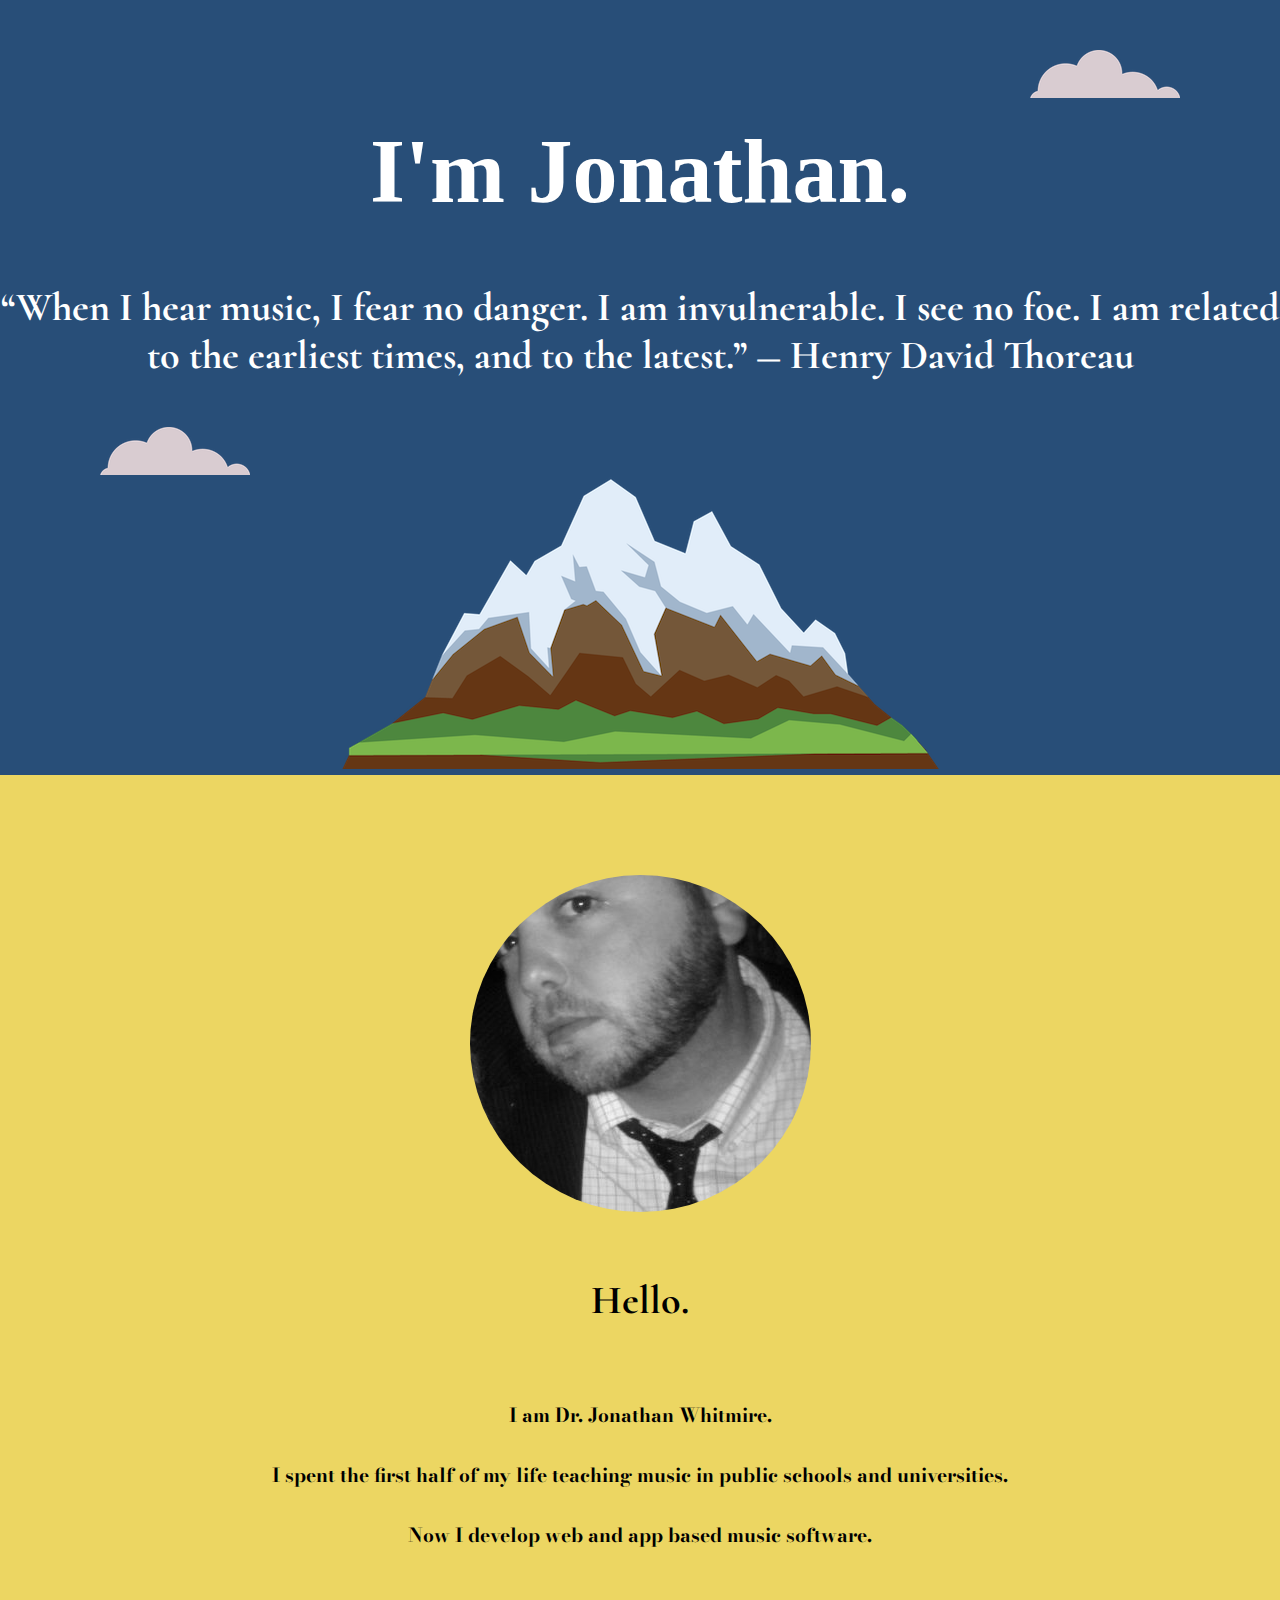
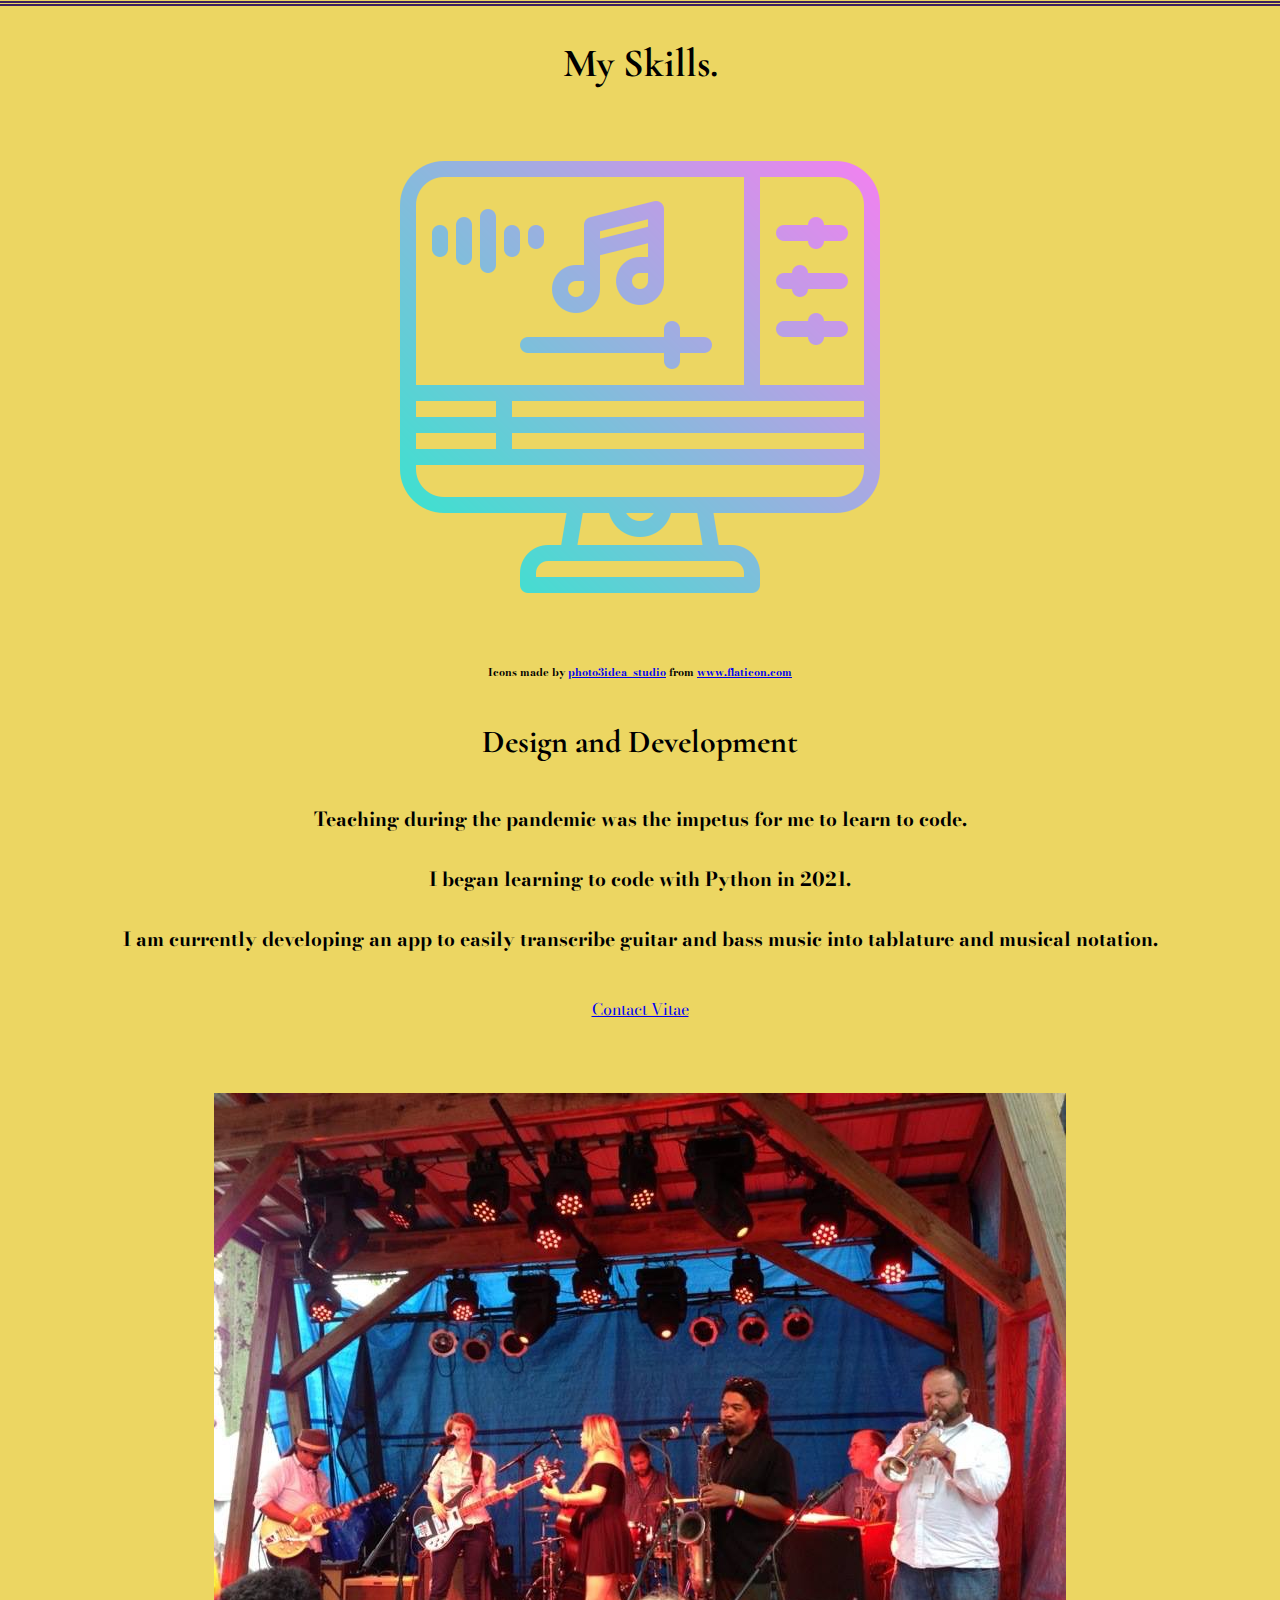
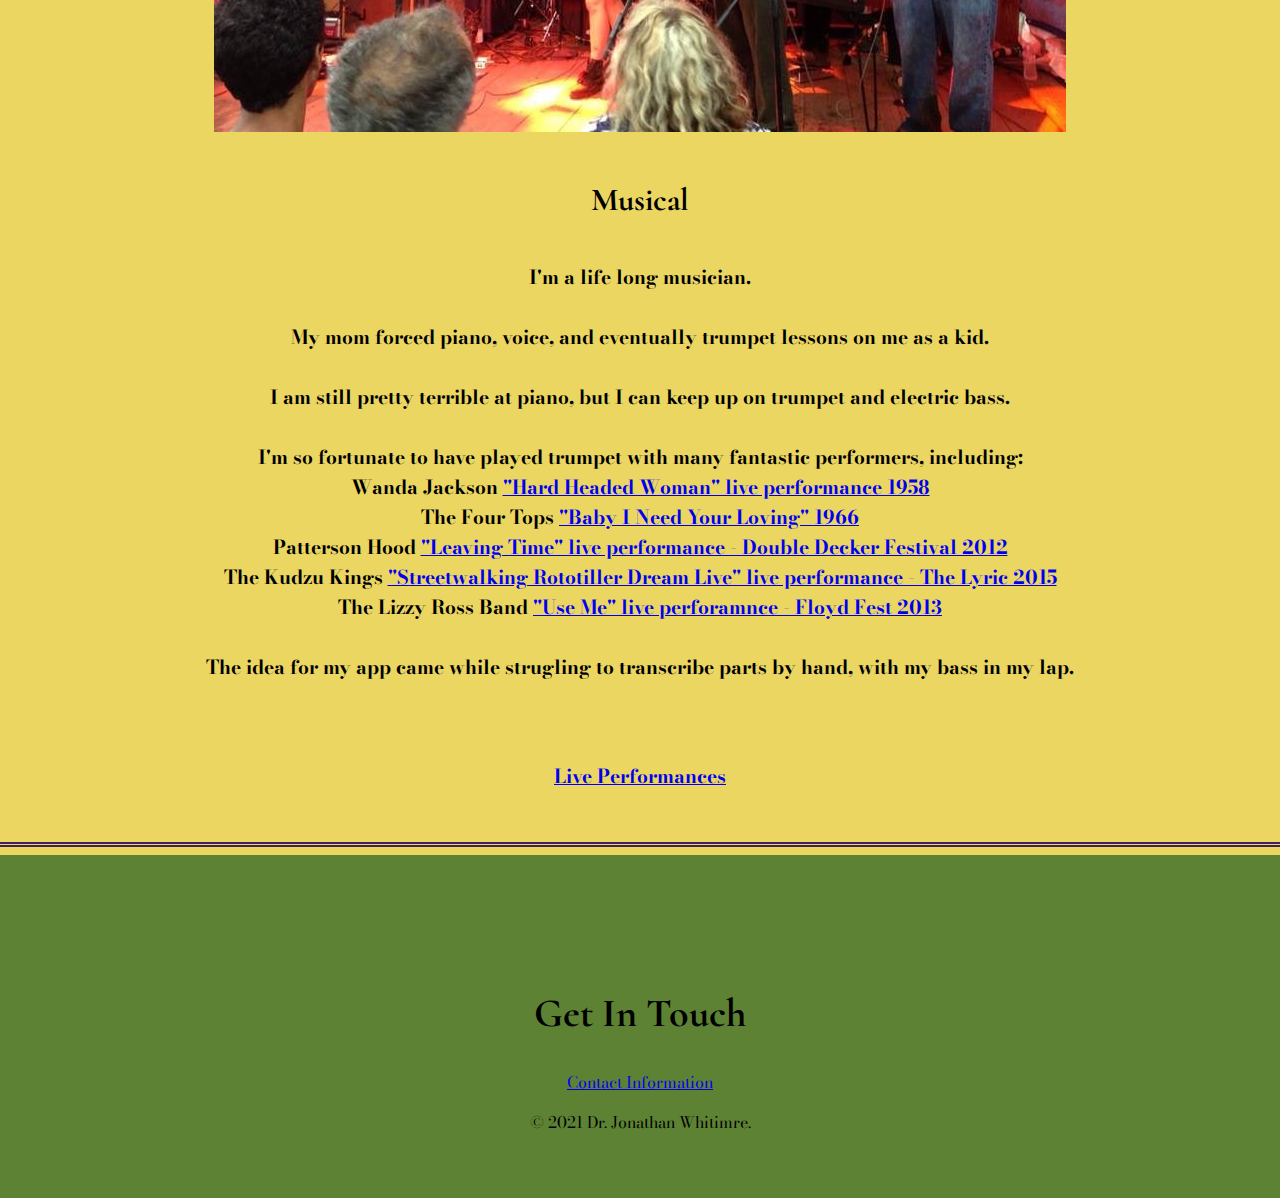
<file: index.html>
<!DOCTYPE html>
  <html>
    <head>
      <meta charset="utf-8">
      <title> Dr. Jonathan Whitmire</title>
      <link rel="stylesheet" href="css/styles.css">
      <link rel="icon" href="images/favicon.ico">
      <link rel="preconnect" href="https://fonts.googleapis.com">
      <link rel="preconnect" href="https://fonts.gstatic.com" crossorigin>
      <link href="https://fonts.googleapis.com/css2?family=Bodoni+Moda&family=Cormorant:wght@300&family=Courgette&family=The+Nautigal:wght@700&display=swap" rel="stylesheet">
      </head>
    <body>
    <div class="top-container">
      <img class="top-cloud" src="images/cloud.png" alt="cloud-img">
      <h1 style="color:white"> I'm Jonathan.</h1>
      <h2 style="color:white">“When I hear music, I fear no danger. I am invulnerable. I see no foe. I am related to the earliest times, and to the latest.” ― Henry David Thoreau</h2>
      <img class="bottom-cloud" src="images/cloud.png" alt="cloud-img">
      <img src="images/mountain.png" alt="mountain-img">
    </div>
    <div class="middle-container">
      <div class="profile">
        <img class="circular" src="kj and me.png" alt="Jonathan profile picture">
        <br>
        <br>
        <h2>Hello.</h2>
        <br>
        <h3>I am Dr. Jonathan Whitmire. <br>
          <br>
          I spent the first half of my life teaching music in public schools and universities. <br>
          <br>
          Now I develop web and app based music software.</h3>
        <br>
      </div>
      <hr>
      <div class="skills">
        <h2>My Skills.</h2>
        <div class="skill-row">
          <img class="coputer-image" src="images/computer.png" alt="hip cool computer icon"><br>
          <h6><div> Icons made by <a href="https://www.flaticon.com/authors/photo3idea-studio" title="photo3idea_studio">photo3idea_studio</a> from <a href="https://www.flaticon.com/" title="Flaticon">www.flaticon.com</a></div></h6>
          <h4>Design and Development</h4>
          <h3>Teaching during the pandemic was the impetus for me to learn to code. <br>
            <br>
            I began learning to code with Python in 2021. <br>
            <br>
            I am currently developing an app to easily transcribe guitar and bass music into tablature and musical notation.</h3>
            <br>
            <a href="cv.html">Contact Vitae</a><br>
            <br>

        </div>
        <br>
        <br>
        <div class="skill-row">
          <img class="" src="images/033.JPG" alt="Floyd Fest pic">
          <h4>Musical</h4>
          <h3>I'm a life long musician. <br>
            <br>
            My mom forced piano, voice, and eventually trumpet lessons on me as a kid. <br>
            <br>
            I am still pretty terrible at piano, but I can keep up on trumpet and electric bass. <br>
            <br>
            I'm so fortunate to have played trumpet with many fantastic performers, including:<br>
            Wanda Jackson <a href="https://www.youtube.com/watch?v=pzJ3hiqsi0U">"Hard Headed Woman" live performance 1958</a><br>
            The Four Tops <a href="https://www.youtube.com/watch?v=KUOntQocGWk">"Baby I Need Your Loving" 1966</a><br>
            Patterson Hood <a href="https://www.youtube.com/watch?v=Qkb8UsZWHWE&t=150s">"Leaving Time" live performance - Double Decker Festival 2012</a><br>
            The Kudzu Kings <a href="https://www.youtube.com/watch?v=BAV9oZz-Vc4&list=PLylfLuvqWSRbWZVdus7N_WWQJx5W1TaO3">"Streetwalking Rototiller Dream Live" live performance - The Lyric 2015</a><br>
            The Lizzy Ross Band <a href="https://www.youtube.com/watch?v=lxDSUo04FN8">"Use Me" live perforamnce - Floyd Fest 2013</a><br>
            <br>
            The idea for my app came while strugling to transcribe parts by hand, with my bass in my lap. </p><br>
          <br>
            <a href="https://www.youtube.com/channel/UCBDur7mFKVP61LwzLntJyQw/videos">Live Performances</a></h3>
          <br>
        </div>
      </div>
      <hr>
      <div class="bottom-container">
      <div class="contact-me">
        <h2>Get In Touch</h2>
        <a href="Contact Information.html">Contact Information</a><br>
              <p>© 2021 Dr. Jonathan Whitimre.</p>
              <br>
              <br>
      </div>
    </div>
    </div>

    </body>
  </html>
</file>
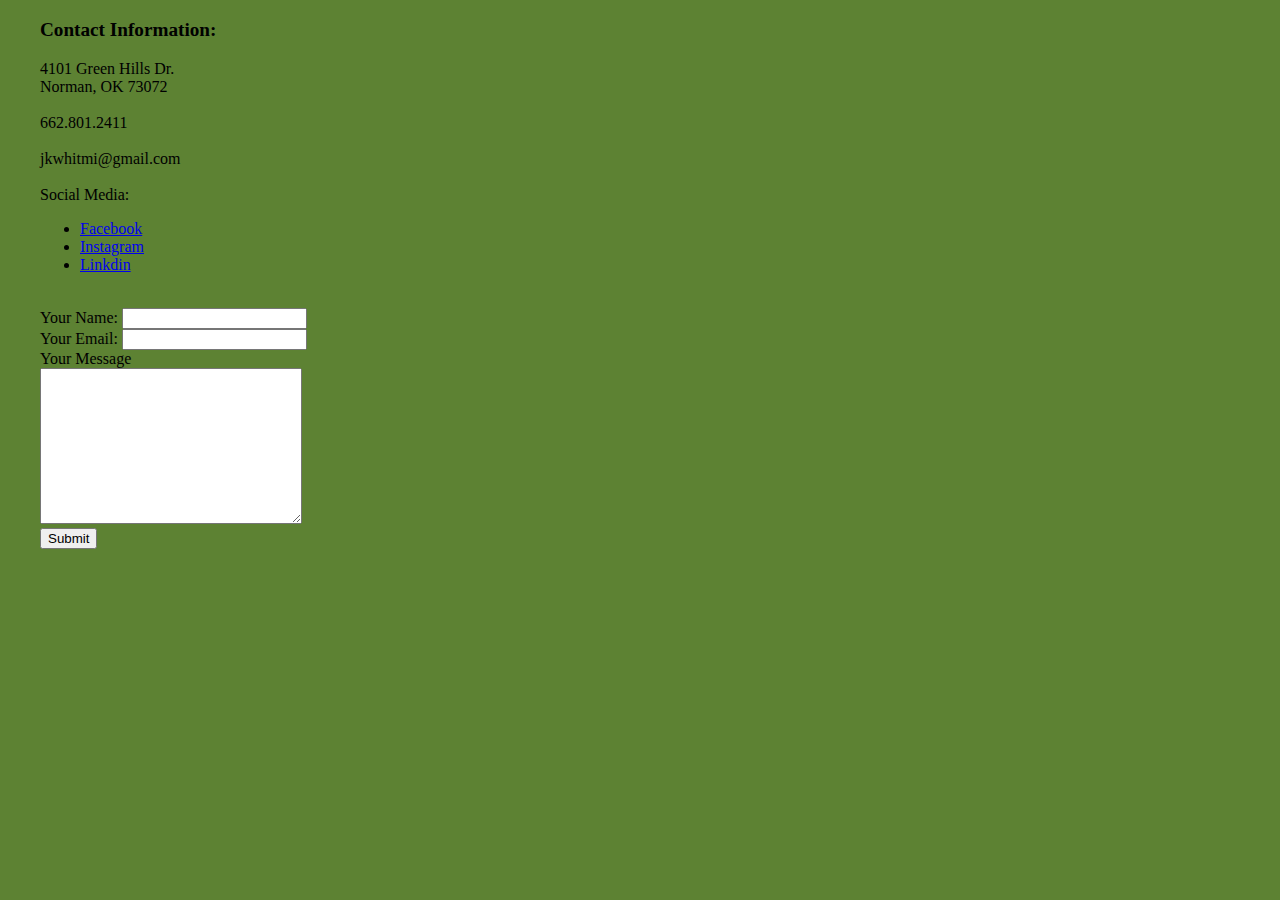
<file: Contact Information.html>
<!DOCTYPE html>
<html lang="en" dir="ltr">
  <head>
    <style>
      body {
       background-color: #5D8233;
      }
      </style>
    <meta charset="utf-8">
    <link rel="icon" href="images/favicon.ico">
    <title>Contact Information</title>
      <link rel="stylesheet" href="css/styles.css">
  </head>
  <body>
    <style>
      body {
        text-align: left;
        padding-left: 40px;
      }
      </style>
    <h3>Contact Information:</h3>
    4101 Green Hills Dr.<br>
      Norman, OK 73072 <br>
      <br>
    662.801.2411<br>
    <br>
    jkwhitmi@gmail.com<br>
    <br>
    Social Media:<br>
    <ul>
      <li><a href="https://www.facebook.com/WhitmireJ">Facebook</a><br>
      <li><a href="https://www.instagram.com/jonathan_whitmire/">Instagram</a><br>
      <li><a href="https://www.linkedin.com/in/jonathan-whitmire-2a1411210/">Linkdin</a></ul><br>

    <form action="mailto:jkwhitmi@gmail.com" method="post" enctype="text/plain">
      <label>Your Name:</label>
      <input type="text" name="yourName" value=""><br>
      <label>Your Email:</label>
      <input type="email" name="yourEmail" value=""><br>
      <label>Your Message</label><br>
      <textarea name="yourMessage" rows="10" cols="30"></textarea><br>
      <input type="submit" name="">
    </form>
  </body>
</html>
</file>
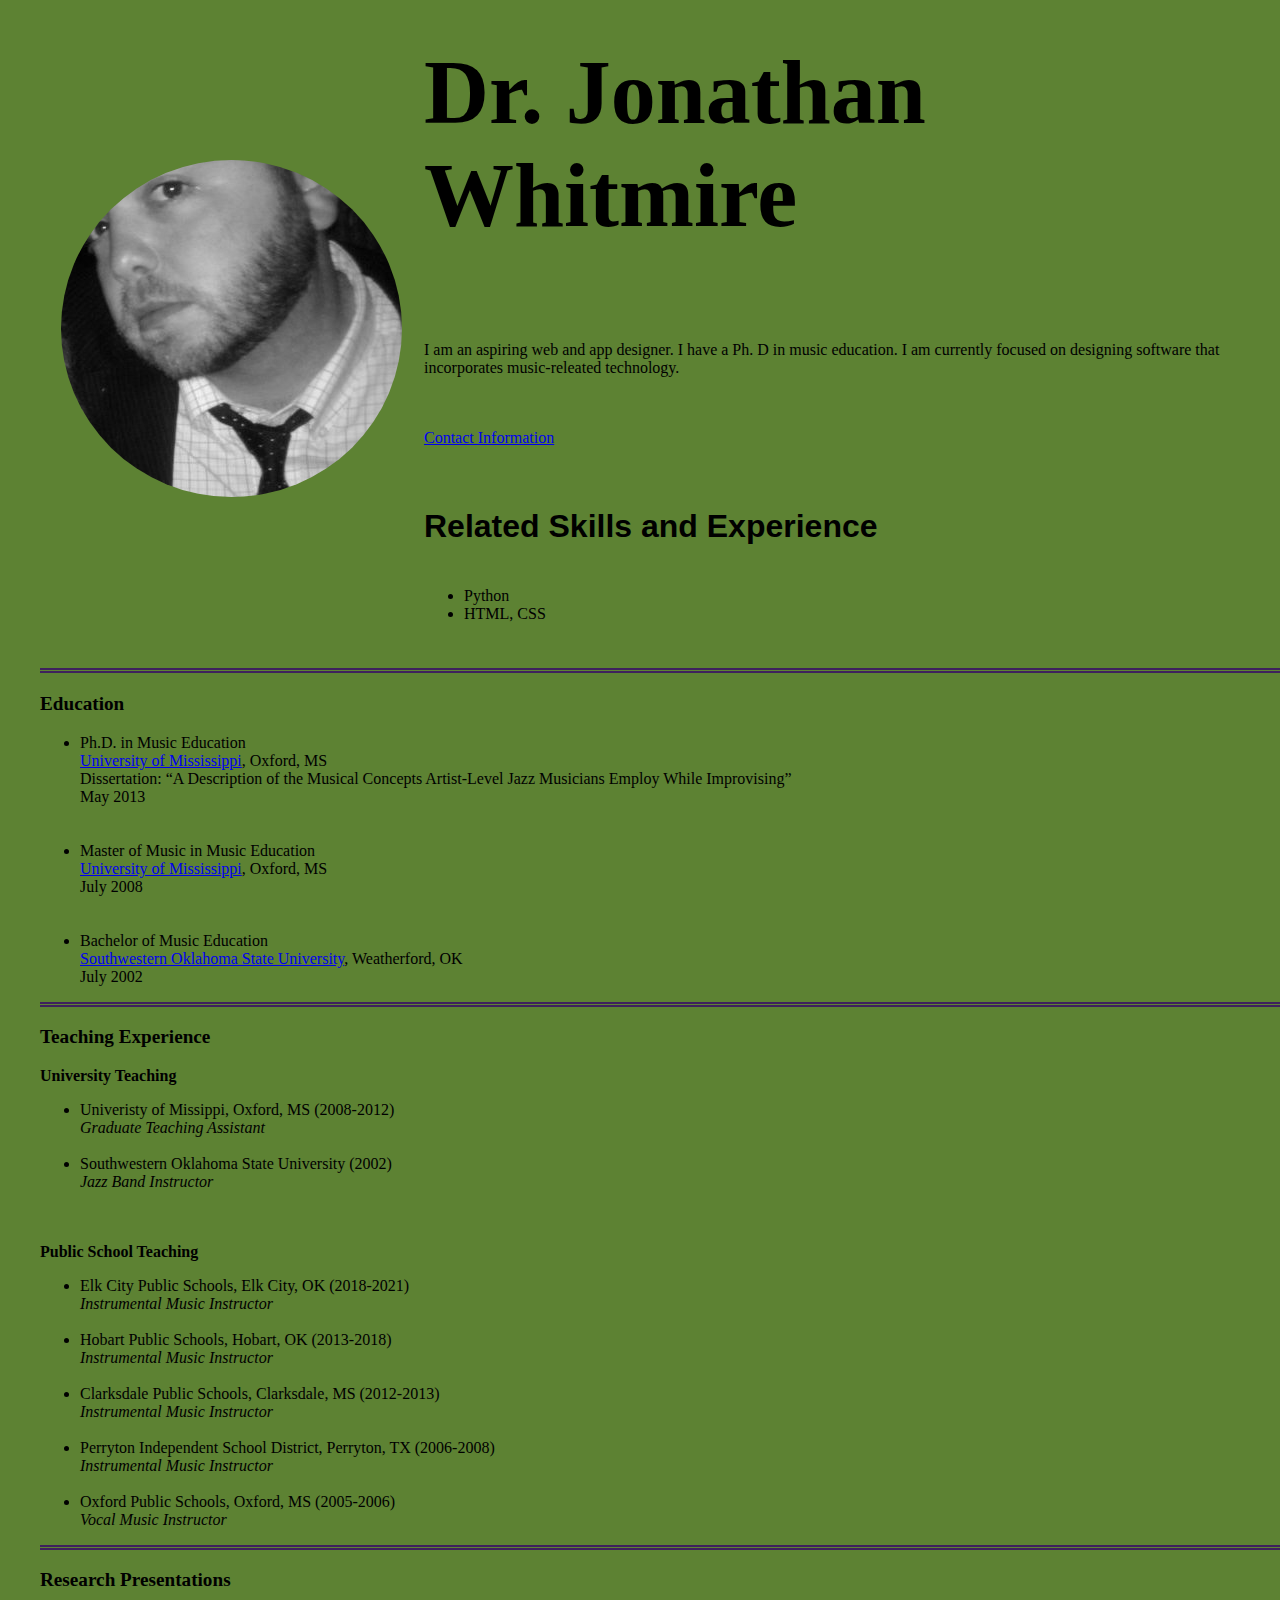
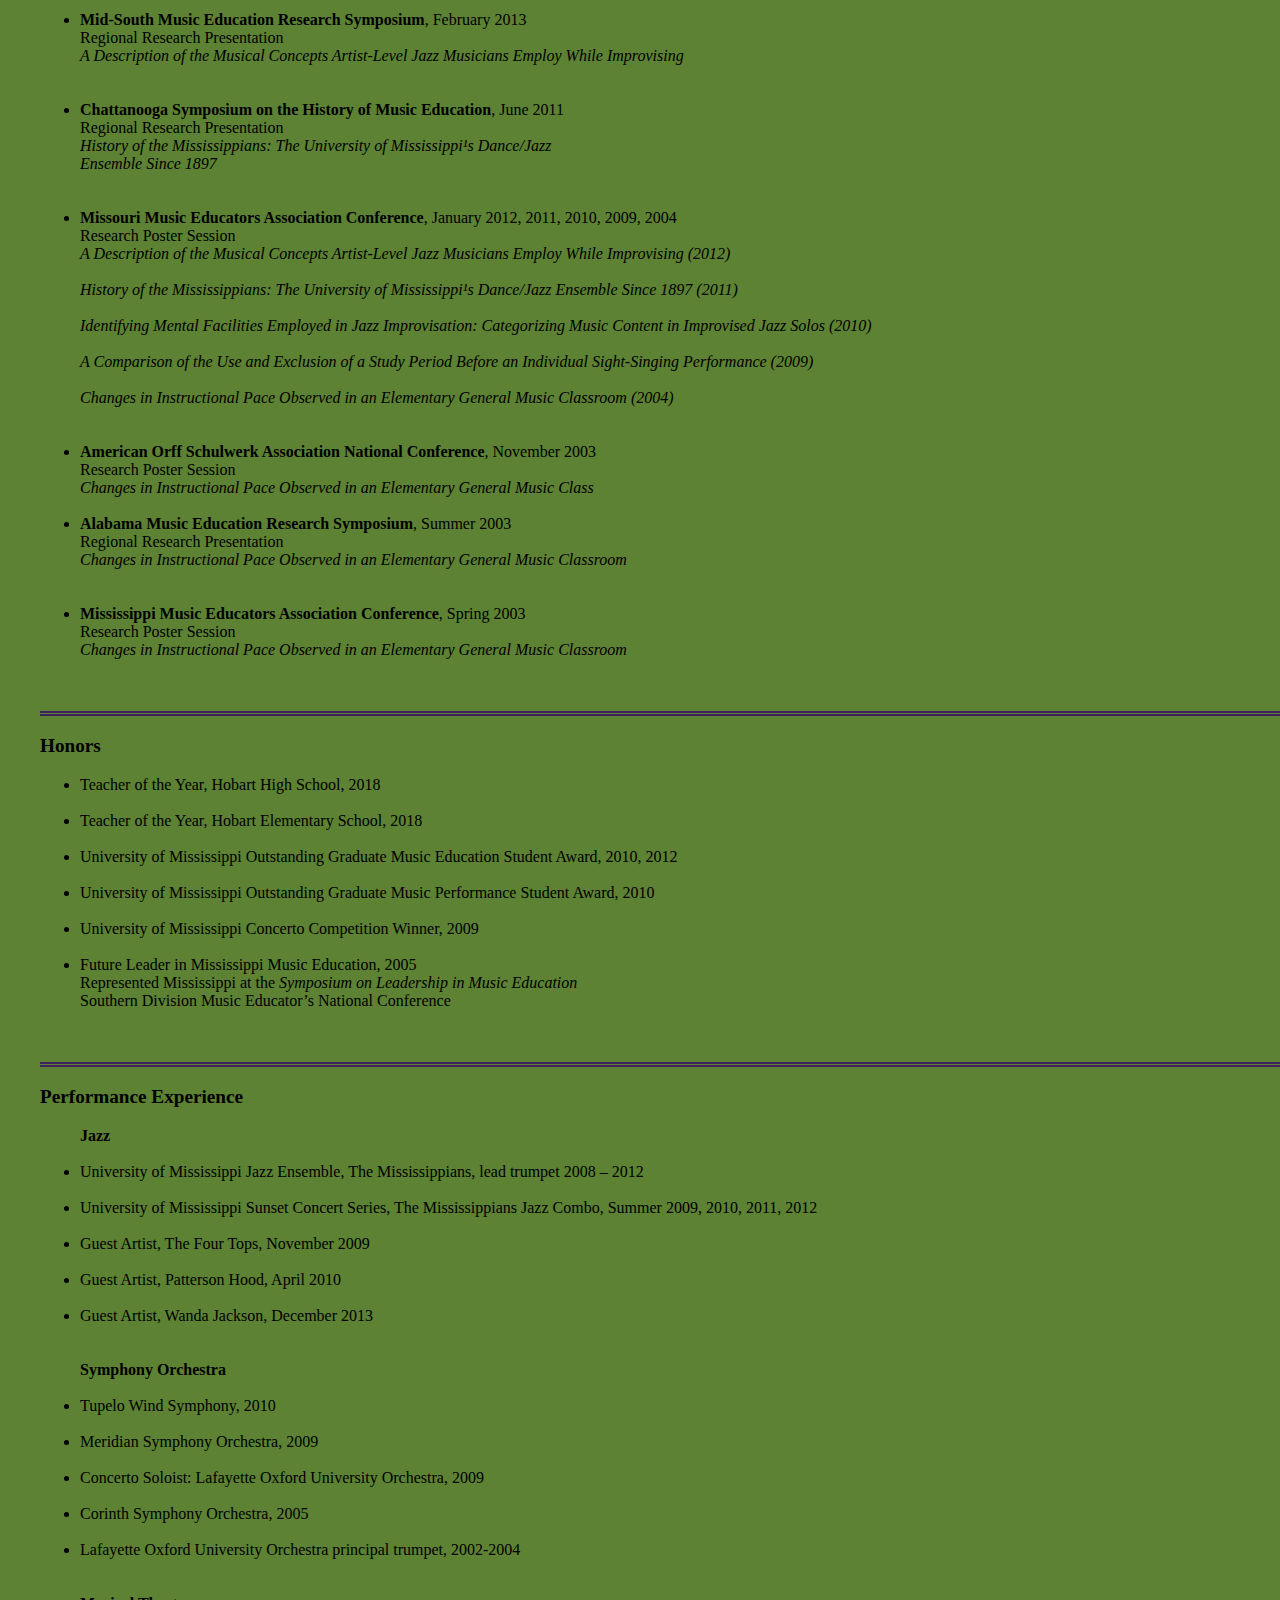
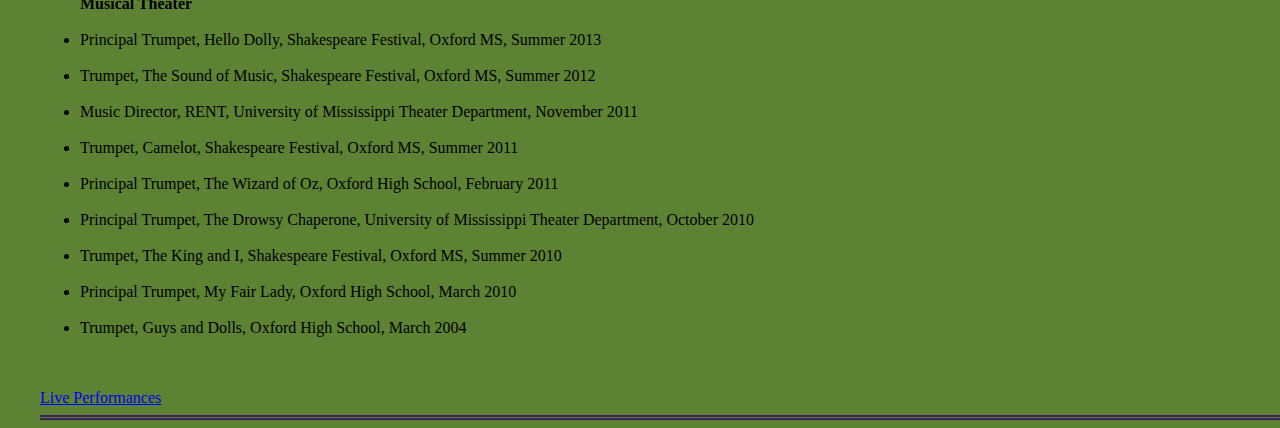
<file: cv.html>
<!DOCTYPE html>
<html lang="en" dir="ltr">
  <head>
    <meta charset="utf-8">
    <title>Dr. Jonathan Whitmire</title>
    <link rel="stylesheet" href="css/styles.css">

  </head>

  <body>
    <style>
      body {
        background-color: #5D8233;
        text-align: left;
        padding-left: 40px;
      }
      </style>
    <table cellspacing=20>
      <tr>
        <td><img class="circular" src="kj and me.png" alt="Jonathan profile picture"></td>
        <td><h1>Dr. Jonathan Whitmire</h1>
          <br>
            <p>I am an aspiring web and app designer. I have a Ph. D in music
              education. I am currently focused on designing software that incorporates
              music-releated technology.</p><br>
              <br>
              <a href="Contact Information.html">Contact Information</a><br>
              <br>
              <h4><strong>Related Skills and Experience</strong></h4>
                <ul>
                  <li>Python</li>
                  <li>HTML, CSS</li></td>
      </tr>
    </table>
    <hr>
    <h3><strong>Education</strong></h3>
      <ul>
        <li>Ph.D. in Music Education
        <br>
        <a href="https://olemiss.edu">University of Mississippi</a>, Oxford, MS
        <br>
        Dissertation: “A Description of the Musical Concepts Artist-Level Jazz
        Musicians Employ While Improvising”<br>
  		  May 2013</li>
        <br>
        <br>
        <li>Master of Music in Music Education
        <br>
        <a href="https://olemiss.edu">University of Mississippi</a>, Oxford, MS
        <br>
  		  July 2008</li>
        <br>
        <br>
        <li>Bachelor of Music Education
        <br>
  	    <a href="https://www.swosu.edu">Southwestern Oklahoma State University</a>, Weatherford, OK
        <br>
        July 2002</ul>
      <hr>
      <h3><strong>Teaching Experience</strong></h3>
            <strong>University Teaching</strong>
          <ul>
            <li>Univeristy of Missippi, Oxford, MS (2008-2012)<br>
              <em>Graduate Teaching Assistant</em><br>
              <br>
            <li>Southwestern Oklahoma State University (2002)<br>
              <em>Jazz Band Instructor</em></ul><br>
              <br>
        <strong>Public School Teaching</strong><br>
          <ul>
            <li>Elk City Public Schools, Elk City, OK (2018-2021)<br>
                <em>Instrumental Music Instructor</em><br>
              <br>
            <li>Hobart Public Schools, Hobart, OK (2013-2018)<br>
                <em>Instrumental Music Instructor</em><br>
              <br>
            <li>Clarksdale Public Schools, Clarksdale, MS (2012-2013)<br>
                <em>Instrumental Music Instructor</em><br>
              <br>
            <li>Perryton Independent School District, Perryton, TX (2006-2008)<br>
                <em>Instrumental Music Instructor</em><br>
              <br>
            <li>Oxford Public Schools, Oxford, MS (2005-2006)<br>
                <em>Vocal Music Instructor</em><br></ul>
                <hr>
          <h3><strong>Research Presentations</strong></h3>
            <ul>
              <li><strong>Mid-South Music Education Research Symposium</strong>, February 2013<br>
		              Regional Research Presentation	<br>
			            <em>A Description of the Musical Concepts Artist-Level Jazz Musicians Employ While Improvising</em></li><br>
              <br>
              <li><strong>Chattanooga Symposium on the History of Music Education</strong>, June 2011<br>
		              Regional Research Presentation<br>
			              <em>History of the Mississippians: The University of Mississippi¹s Dance/Jazz<br>
                     Ensemble Since 1897</em></li><br>
                     <br>
              <li><strong>Missouri Music Educators Association Conference</strong>, January 2012, 2011, 2010, 2009, 2004<br>
		              Research Poster Session<br>
                    <em>A Description of the Musical Concepts Artist-Level Jazz Musicians Employ While Improvising (2012)<br>
                        <br>
                    History of the Mississippians: The University of Mississippi¹s Dance/Jazz Ensemble Since 1897 (2011)<br>
                        <br>
                    Identifying Mental Facilities Employed in Jazz Improvisation: Categorizing Music Content in Improvised Jazz Solos (2010)<br>
                          <br>
                    A Comparison of the Use and Exclusion of a Study Period Before an Individual Sight-Singing Performance (2009)<br>
                            <br>
                    Changes in Instructional Pace Observed in an Elementary General Music Classroom (2004)</em> </li> <br>
                  <br>
              <li><strong>American Orff Schulwerk Association National Conference</strong>, November 2003 <br>
		              Research Poster Session <br>
			               <em>Changes in Instructional Pace Observed in an Elementary General Music Class</em></li>
                     <br>
              <li><strong>Alabama Music Education Research Symposium</strong>, Summer 2003 <br>
		              Regional Research Presentation <br>
			               <em>Changes in Instructional Pace Observed in an Elementary General Music Classroom</em></li><br>
                <br>
                <li><strong>Mississippi Music Educators Association Conference</strong>, Spring 2003 <br>
		                 Research Poster Session <br>
			                  <em>Changes in Instructional Pace Observed in an Elementary General Music Classroom</em></li><br>
                        <br>
            </ul>
            <hr>
            <h3><strong>Honors</strong></h3>
              <ul>
                <li>Teacher of the Year, Hobart High School, 2018</li><br>
                <li>Teacher of the Year, Hobart Elementary School, 2018</li><br>
                <li>University of Mississippi Outstanding Graduate Music Education Student Award, 2010, 2012</li><br>
                <li>University of Mississippi Outstanding Graduate Music Performance Student Award, 2010</li><br>
                <li>University of Mississippi Concerto Competition Winner, 2009</li><br>
                <li>Future Leader in Mississippi Music Education, 2005 <br>
		                Represented Mississippi at the <em>Symposium on Leadership in Music Education</em><br>
                    Southern Division Music Educator’s National Conference</li><br>
                    <br></ul>
            <hr>
            <h3><strong>Performance Experience</strong></h3>
              <ul>
                <strong>Jazz</strong><br>
                <br>
                <li>University of Mississippi Jazz Ensemble, The Mississippians, lead trumpet 2008 – 2012</li><br>
                <li>University of Mississippi Sunset Concert Series, The Mississippians Jazz Combo, Summer 2009, 2010, 2011, 2012</li><br>
                <li>Guest Artist, The Four Tops, November 2009</li><br>
                <li>Guest Artist, Patterson Hood, April 2010</li><br>
                <li>Guest Artist, Wanda Jackson, December 2013</li><br>
                <br>
                <strong>Symphony Orchestra</strong><br>
                <br>
                  <li>Tupelo Wind Symphony, 2010</li><br>
                  <li>Meridian Symphony Orchestra, 2009</li><br>
                  <li>Concerto Soloist: Lafayette Oxford University Orchestra, 2009</li><br>
                  <li>Corinth Symphony Orchestra, 2005</li><br>
                  <li>Lafayette Oxford University Orchestra principal trumpet, 2002-2004</li><br>
                  <br>
                <strong>Musical Theater</strong><br>
                <br>
                <li>Principal Trumpet, Hello Dolly, Shakespeare Festival, Oxford MS, Summer 2013</li><br>
		            <li>Trumpet, The Sound of Music, Shakespeare Festival, Oxford MS, Summer 2012</li><br>
		            <li>Music Director, RENT, University of Mississippi Theater Department, November 2011</li><br>
		            <li>Trumpet, Camelot, Shakespeare Festival, Oxford MS, Summer 2011</li><br>
		            <li>Principal Trumpet, The Wizard of Oz, Oxford High School, February 2011</li><br>
		            <li>Principal Trumpet, The Drowsy Chaperone, University of Mississippi Theater Department, October 2010</li><br>
		            <li>Trumpet, The King and I, Shakespeare Festival, Oxford MS, Summer 2010</li><br>
		            <li>Principal Trumpet, My Fair Lady, Oxford High School, March 2010</li><br>
		            <li>Trumpet, Guys and Dolls, Oxford High School, March 2004</li><br>
              </ul><br>
              <a href="https://www.youtube.com/channel/UCBDur7mFKVP61LwzLntJyQw">Live Performances</a>

              <hr>
            </body>
</html>
</file>
<file: css/styles.css>
body {
  margin: 0;
  text-align: center;
  font-family: 'Bodoni Moda', serif;
  }

h1 {
  margin-top: 20px;
  font-size: 5.625rem;
  font-family: 'Nautigal', cursive;
}

h2{
  font-family: 'Cormorant', sans-serif;
  font-size: 2.5rem;
}

h3{
  font-family: 'Bodoni Moda', serif;
  font-size: 1.2rem;
}

h4{
  font-family: 'Cormorant', sans-serif;
  font-size: 2rem;
}

hr {
  border-style: none;
  border-top: 5px double #9DDFD3;
  border-width: 5px;
  width: 100%;
  border-color: #3E215D;
}

.top-container {
  background-color: #284E78;
  position: relative;
  padding-top: 100px;
}

.middle-container {
  background-color: #ECD662;
  padding-top: 100px;
}

.bottom-container {
  background-color: #5D8233;
  padding-top: 100px;
}

.bottom-cloud {
  position: absolute;
  left: 100px;
  bottom: 300px;
}

.top-cloud{
  position: absolute;
  right: 100px;
  top: 50px;
}

.circular {
  border-radius: 100%
}
</file>
